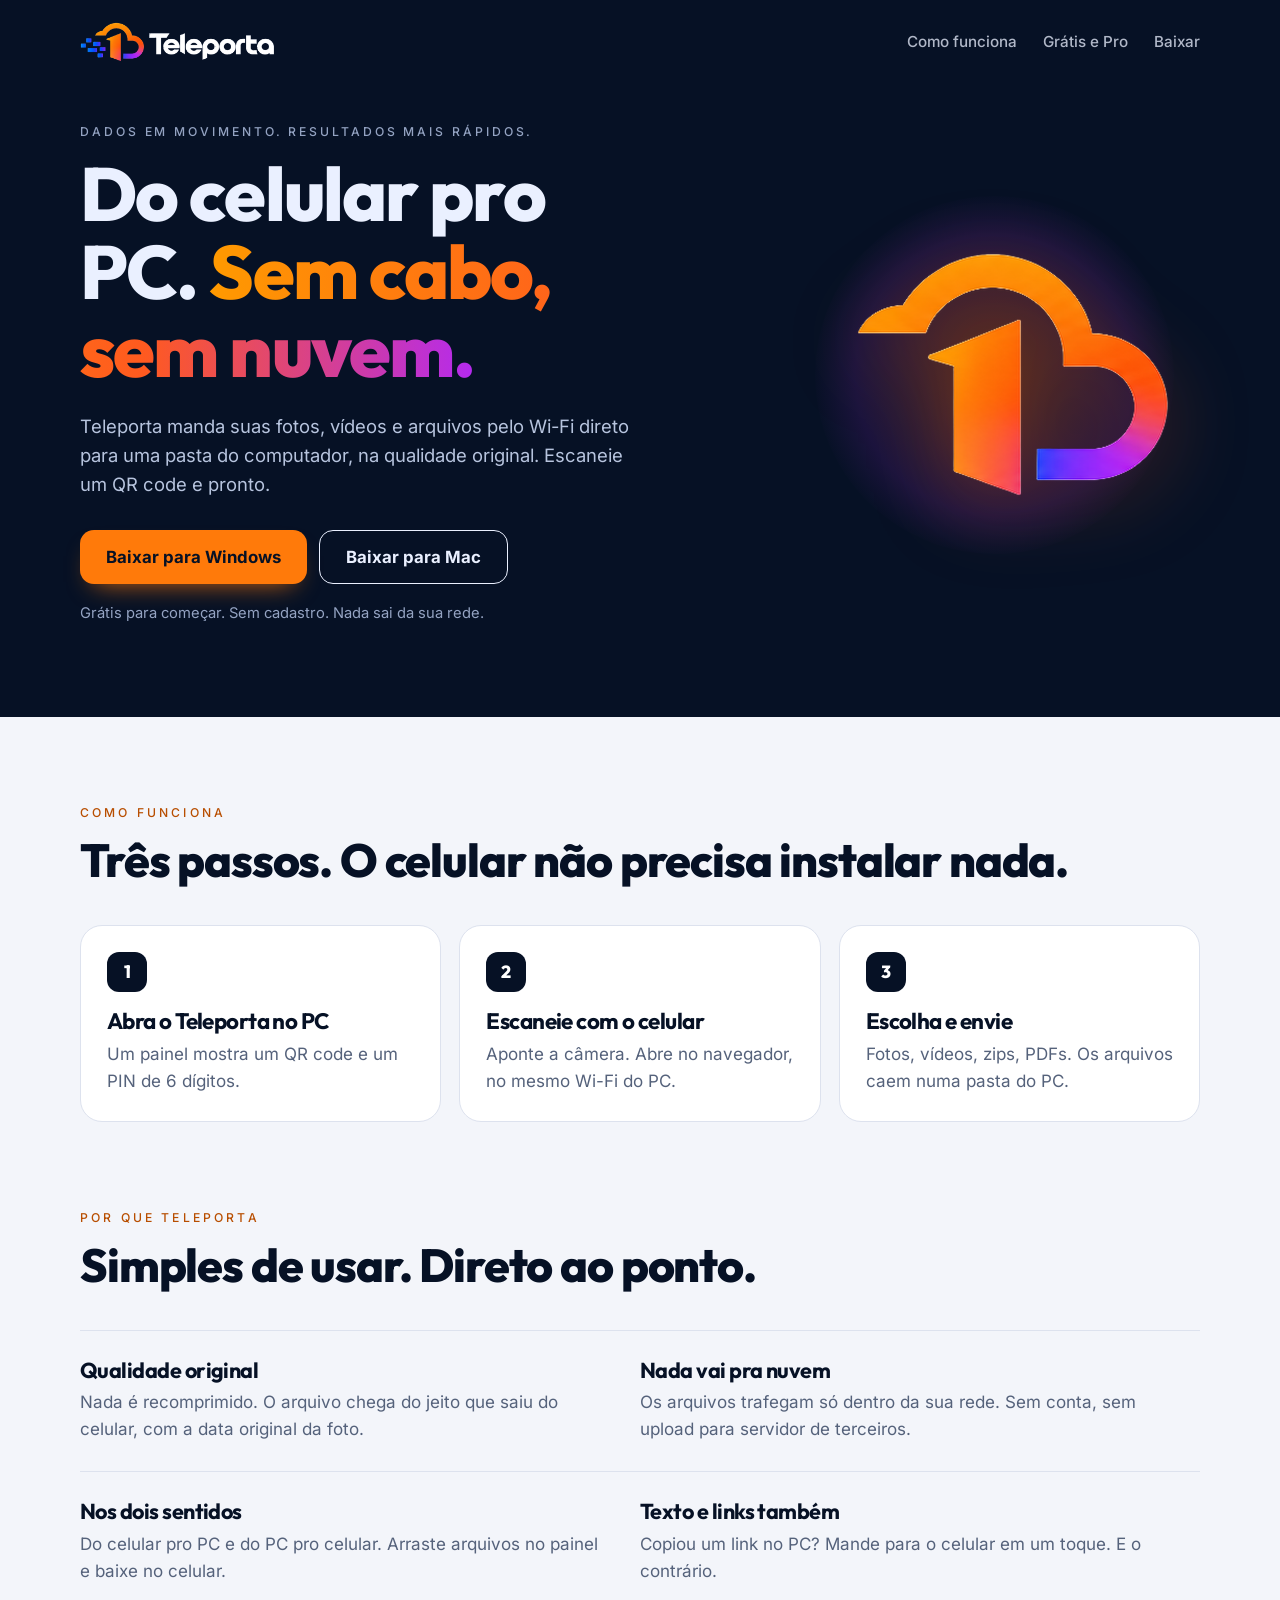
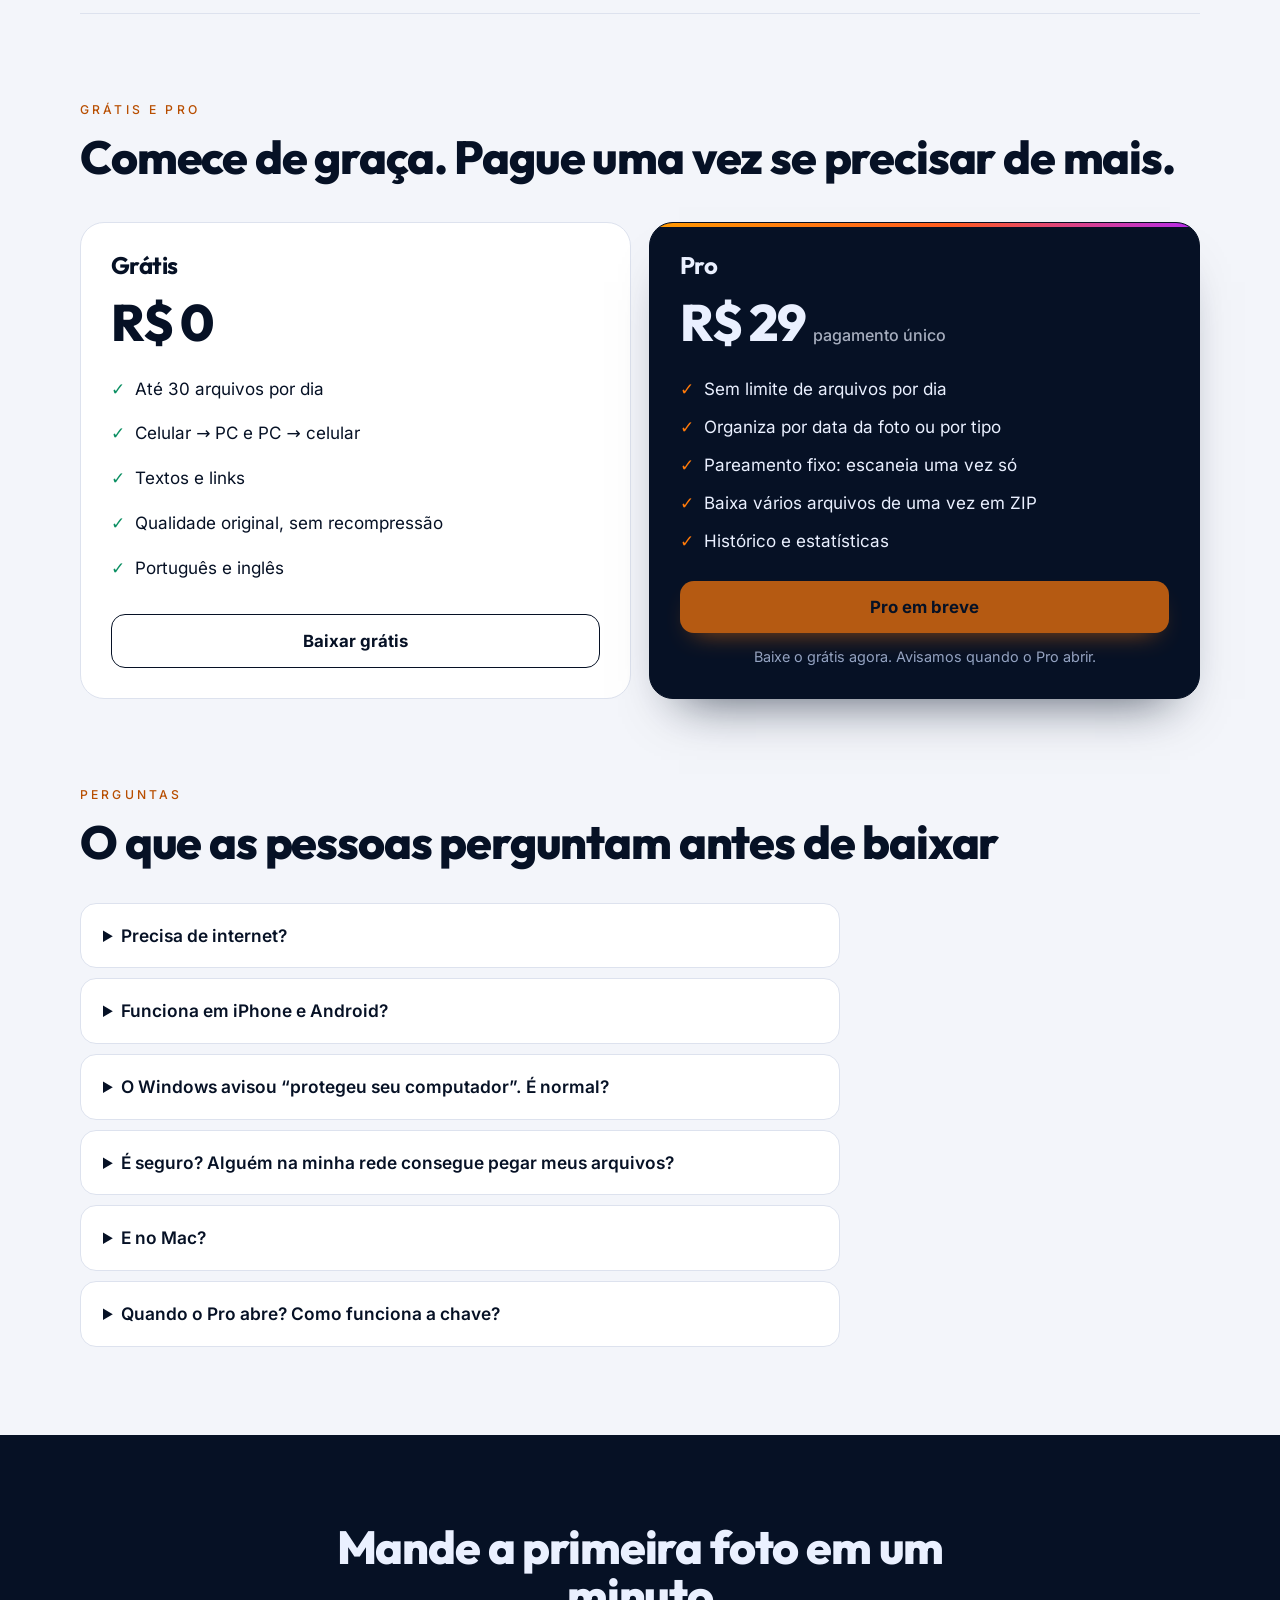
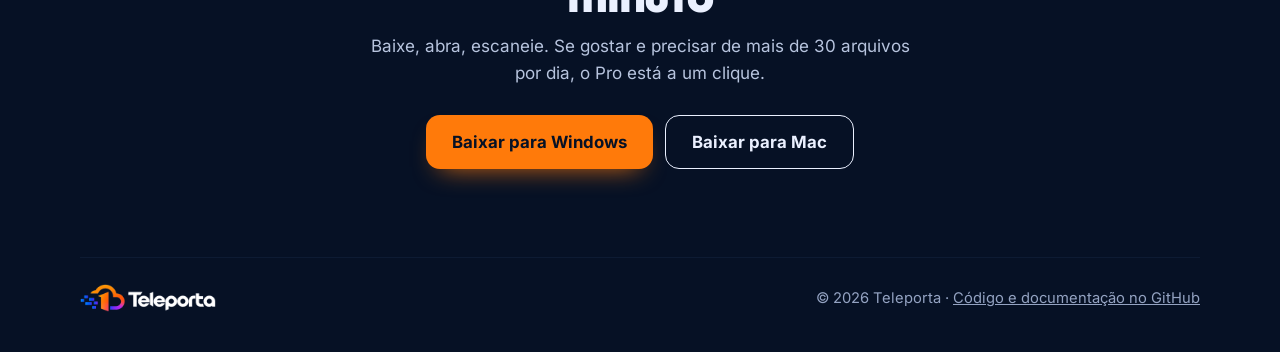
<file: site/index.html>
<!doctype html>
<html lang="pt-BR">
<head>
<meta charset="utf-8">
<meta name="viewport" content="width=device-width, initial-scale=1">
<title>Teleporta — fotos e arquivos do celular pro PC, sem cabo e sem nuvem</title>
<meta name="description" content="Envie fotos, vídeos e arquivos do celular para o PC pelo Wi-Fi, na qualidade original. Escaneie um QR code e pronto. Grátis para começar.">
<meta property="og:type" content="website">
<meta property="og:title" content="Teleporta — do celular pro PC, sem cabo e sem nuvem">
<meta property="og:description" content="Fotos, vídeos e arquivos pelo seu Wi-Fi, na qualidade original. Sem cadastro.">
<meta property="og:image" content="https://teleporta.vercel.app/og.png">
<meta property="og:url" content="https://teleporta.vercel.app/">
<meta name="twitter:card" content="summary_large_image">
<meta name="theme-color" content="#061125">
<link rel="icon" type="image/png" href="icon.png">
<link rel="apple-touch-icon" href="apple-touch-icon.png">
<link rel="preload" href="fonts/outfit.woff2" as="font" type="font/woff2" crossorigin>
<link rel="preload" href="fonts/inter.woff2" as="font" type="font/woff2" crossorigin>
<style>
  @font-face { font-family: "Outfit"; font-weight: 100 900; font-display: swap; src: url(fonts/outfit.woff2) format("woff2"); }
  @font-face { font-family: "Inter"; font-weight: 100 900; font-display: swap; src: url(fonts/inter.woff2) format("woff2"); }
  :root {
    --navy: #061125; --navy2: #0D1B33; --sky: #F3F5FA; --white: #fff; --line: #DDE2EE;
    --ink: #061125; --mut: #55627B; --orange: #FF7A0A; --orange-text: #B84E00;
    --blue: #0063FD; --violet: #B42AEF; --ok: #0B8F62;
    --brand: linear-gradient(90deg, #FF9A00, #FF5A1F 55%, #B42AEF);
    --display: "Outfit", "Segoe UI Variable Display", system-ui, sans-serif;
    --body: "Inter", "Segoe UI", system-ui, sans-serif;
  }
  * { box-sizing: border-box; }
  html { scroll-behavior: smooth; }
  body { margin: 0; font: 400 1.0625rem/1.6 var(--body); color: var(--ink); background: var(--sky); -webkit-text-size-adjust: 100%; }
  img, svg { max-width: 100%; }
  a { color: inherit; }
  :focus-visible { outline: 3px solid var(--orange); outline-offset: 3px; }
  .wrap { width: min(1120px, 100% - 40px); margin-inline: auto; }
  h1, h2, h3 { font-family: var(--display); letter-spacing: -.025em; line-height: 1.04; margin: 0; }
  h2 { font-size: clamp(1.9rem, 4.5vw, 2.9rem); font-weight: 800; }
  .eyebrow { font: 500 .76rem var(--body); letter-spacing: .26em; text-transform: uppercase; color: var(--orange-text); margin: 0 0 16px; }

  .btn { display: inline-flex; align-items: center; justify-content: center; gap: 10px; background: var(--orange); color: var(--navy); font: 700 1.05rem var(--body); padding: 16px 26px; border-radius: 14px; text-decoration: none; border: 0; cursor: pointer; transition: transform .15s; box-shadow: 0 12px 26px -14px rgba(255, 122, 10, .9); }
  .btn:hover { transform: translateY(-2px); }
  .btn.ghost { background: transparent; color: inherit; border: 1.5px solid currentColor; box-shadow: none; }

  /* ---- hero ---- */
  .hero { background: var(--navy); color: #EAF0FF; overflow: hidden; }
  nav.top { display: flex; align-items: center; justify-content: space-between; padding: 22px 0; }
  nav.top .brand img { height: 40px; width: auto; display: block; }
  nav.top .links { display: flex; gap: 26px; font-weight: 500; font-size: .95rem; }
  nav.top .links a { text-decoration: none; opacity: .75; }
  nav.top .links a:hover { opacity: 1; }
  @media (max-width: 640px) { nav.top .links a:not(.keep) { display: none; } nav.top .brand img { height: 34px; } }
  .hero-grid { display: grid; grid-template-columns: 1.05fr .95fr; gap: 40px; align-items: center; padding: 40px 0 92px; }
  @media (max-width: 860px) { .hero-grid { grid-template-columns: 1fr; padding-bottom: 60px; } }
  .hero .eyebrow { color: #94A3C2; letter-spacing: .24em; }
  .hero h1 { font-size: clamp(2.6rem, 6.4vw, 4.7rem); font-weight: 800; }
  .hero h1 em { font-style: normal; background: var(--brand); -webkit-background-clip: text; background-clip: text; color: transparent; }
  .hero p.lead { font-size: 1.15rem; color: #B7C4DE; max-width: 34em; margin: 22px 0 30px; }
  .cta-row { display: flex; gap: 12px; flex-wrap: wrap; }
  .hero .btn.ghost { color: #EAF0FF; }
  .micro { margin: 18px 0 0; font-size: .92rem; color: #94A3C2; }

  /* a assinatura: dados atravessando a porta */
  .stage { --w: min(460px, 86vw); --travel: calc(var(--w) * .40); position: relative; width: var(--w); aspect-ratio: 1.08; margin-inline: auto; }
  .stage .glow { position: absolute; inset: 8% 0 8% 22%; border-radius: 50%; background: radial-gradient(circle, rgba(255, 106, 0, .26), rgba(180, 42, 239, .12) 55%, transparent 72%); animation: breathe 4s ease-in-out infinite; }
  .stage .door { position: absolute; right: 0; top: 50%; width: 70%; height: auto; transform: translateY(-50%); filter: drop-shadow(0 18px 40px rgba(255, 90, 31, .28)); }
  .px { position: absolute; left: 1%; top: var(--y); width: var(--s); aspect-ratio: 1.6; border-radius: 3px; background: linear-gradient(135deg, #0063FD, #6A4BFF); opacity: 0; animation: stream 4.8s cubic-bezier(.45, 0, .6, 1) infinite; animation-delay: var(--t); box-shadow: 0 0 14px rgba(0, 99, 253, .55); }
  @keyframes stream {
    0% { opacity: 0; transform: translateX(0) scale(1); }
    14% { opacity: 1; }
    78% { opacity: 1; transform: translateX(var(--travel)) scale(1); }
    100% { opacity: 0; transform: translateX(calc(var(--travel) * 1.1)) scale(.3); }
  }
  @keyframes breathe { 50% { opacity: .55; transform: scale(.94); } }
  @media (prefers-reduced-motion: reduce) {
    .stage .glow, .btn { animation: none; transition: none; }
    .px { animation: none; opacity: 1; transform: translateX(calc(var(--travel) * var(--r))); }
  }

  /* ---- seções ---- */
  section { padding: 88px 0; }
  .steps { display: grid; grid-template-columns: repeat(3, 1fr); gap: 18px; margin-top: 40px; counter-reset: s; }
  @media (max-width: 760px) { .steps { grid-template-columns: 1fr; } }
  .step { background: var(--white); border: 1px solid var(--line); border-radius: 22px; padding: 26px; counter-increment: s; }
  .step::before { content: counter(s); display: grid; place-items: center; width: 40px; height: 40px; border-radius: 12px; background: var(--navy); color: #fff; font: 800 1.1rem var(--display); margin-bottom: 18px; }
  .step h3 { font-size: 1.4rem; font-weight: 700; margin-bottom: 8px; }
  .step p { margin: 0; color: var(--mut); }
  .facts { display: grid; grid-template-columns: repeat(2, 1fr); margin-top: 40px; border-top: 1px solid var(--line); }
  @media (max-width: 760px) { .facts { grid-template-columns: 1fr; } }
  .fact { padding: 28px 28px 28px 0; border-bottom: 1px solid var(--line); }
  .fact h3 { font-size: 1.35rem; font-weight: 700; margin-bottom: 8px; }
  .fact p { margin: 0; color: var(--mut); max-width: 32em; }

  .plans { display: grid; grid-template-columns: 1fr 1fr; gap: 18px; margin-top: 40px; }
  @media (max-width: 760px) { .plans { grid-template-columns: 1fr; } }
  .plan { background: var(--white); border: 1px solid var(--line); border-radius: 24px; padding: 30px; display: flex; flex-direction: column; }
  .plan.pro { background: var(--navy); color: #EAF0FF; border-color: var(--navy); box-shadow: 0 30px 50px -30px rgba(6, 17, 37, .7); position: relative; overflow: hidden; }
  .plan.pro::after { content: ""; position: absolute; left: 0; right: 0; top: 0; height: 4px; background: var(--brand); }
  .plan h3 { font-size: 1.5rem; font-weight: 700; }
  .price { font: 800 3.2rem var(--display); letter-spacing: -.03em; margin: 12px 0 2px; }
  .price small { font: 500 1rem var(--body); letter-spacing: 0; opacity: .7; }
  .plan ul { list-style: none; padding: 0; margin: 20px 0 26px; display: grid; gap: 11px; flex: 1; }
  .plan li { display: flex; gap: 10px; }
  .plan li::before { content: "✓"; font-weight: 800; color: var(--ok); }
  .plan.pro li::before { color: var(--orange); }
  .plan .btn { width: 100%; }
  .plan .note { margin: 12px 0 0; font-size: .9rem; color: var(--mut); text-align: center; }
  .plan.pro .note { color: #94A3C2; }

  details { background: var(--white); border: 1px solid var(--line); border-radius: 16px; padding: 18px 22px; }
  details + details { margin-top: 10px; }
  summary { cursor: pointer; font-weight: 600; font-size: 1.08rem; }
  details p { margin: 12px 0 0; color: var(--mut); }
  .faq { max-width: 760px; margin-top: 36px; }

  .final { background: var(--navy); color: #EAF0FF; text-align: center; }
  .final h2 { max-width: 14em; margin: 0 auto 14px; }
  .final p { color: #B7C4DE; margin: 0 auto 28px; max-width: 32em; }
  .final .cta-row { justify-content: center; }
  footer { background: var(--navy); color: #94A3C2; padding: 0 0 40px; font-size: .92rem; }
  footer .wrap { display: flex; justify-content: space-between; align-items: center; gap: 16px; flex-wrap: wrap; border-top: 1px solid var(--navy2); padding-top: 26px; }
  footer img { height: 28px; width: auto; display: block; }
</style>
</head>
<body>

<header class="hero">
  <div class="wrap">
    <nav class="top">
      <a class="brand" href="#" aria-label="Teleporta"><img src="logo-branca.png" alt="Teleporta"></a>
      <div class="links"><a href="#como">Como funciona</a><a href="#planos">Grátis e Pro</a><a class="keep" href="#baixar">Baixar</a></div>
    </nav>
    <div class="hero-grid">
      <div>
        <p class="eyebrow">Dados em movimento. Resultados mais rápidos.</p>
        <h1>Do celular pro PC. <em>Sem cabo, sem nuvem.</em></h1>
        <p class="lead">Teleporta manda suas fotos, vídeos e arquivos pelo Wi-Fi direto para uma pasta do computador, na qualidade original. Escaneie um QR code e pronto.</p>
        <div class="cta-row">
          <a class="btn" href="https://github.com/Gabuim12/teleporta/releases/download/v0.1.0-beta/Teleporta-Windows.zip">Baixar para Windows</a>
          <a class="btn ghost" href="https://github.com/Gabuim12/teleporta/releases/download/v0.1.0-beta/Teleporta-Mac.zip">Baixar para Mac</a>
        </div>
        <p class="micro">Grátis para começar. Sem cadastro. Nada sai da sua rede.</p>
      </div>
      <div class="stage" aria-hidden="true">
        <div class="glow"></div>
        <img class="door" src="porta.png" alt="" width="640" height="505">
        <i class="px" style="--r:.12;--y:34%;--s:22px;--t:0s"></i>
        <i class="px" style="--r:.34;--y:42%;--s:34px;--t:.55s"></i>
        <i class="px" style="--r:.22;--y:49%;--s:18px;--t:1.1s"></i>
        <i class="px" style="--r:.44;--y:56%;--s:28px;--t:1.65s"></i>
        <i class="px" style="--r:.18;--y:63%;--s:20px;--t:2.2s"></i>
        <i class="px" style="--r:.5;--y:38%;--s:16px;--t:2.75s"></i>
        <i class="px" style="--r:.28;--y:52%;--s:30px;--t:3.3s"></i>
        <i class="px" style="--r:.38;--y:60%;--s:16px;--t:3.85s"></i>
      </div>
    </div>
  </div>
</header>

<main>
  <section id="como">
    <div class="wrap">
      <p class="eyebrow">Como funciona</p>
      <h2>Três passos. O celular não precisa instalar nada.</h2>
      <div class="steps">
        <div class="step"><h3>Abra o Teleporta no PC</h3><p>Um painel mostra um QR code e um PIN de 6 dígitos.</p></div>
        <div class="step"><h3>Escaneie com o celular</h3><p>Aponte a câmera. Abre no navegador, no mesmo Wi-Fi do PC.</p></div>
        <div class="step"><h3>Escolha e envie</h3><p>Fotos, vídeos, zips, PDFs. Os arquivos caem numa pasta do PC.</p></div>
      </div>
    </div>
  </section>

  <section style="padding-top:0">
    <div class="wrap">
      <p class="eyebrow">Por que Teleporta</p>
      <h2>Simples de usar. Direto ao ponto.</h2>
      <div class="facts">
        <div class="fact"><h3>Qualidade original</h3><p>Nada é recomprimido. O arquivo chega do jeito que saiu do celular, com a data original da foto.</p></div>
        <div class="fact"><h3>Nada vai pra nuvem</h3><p>Os arquivos trafegam só dentro da sua rede. Sem conta, sem upload para servidor de terceiros.</p></div>
        <div class="fact"><h3>Nos dois sentidos</h3><p>Do celular pro PC e do PC pro celular. Arraste arquivos no painel e baixe no celular.</p></div>
        <div class="fact"><h3>Texto e links também</h3><p>Copiou um link no PC? Mande para o celular em um toque. E o contrário.</p></div>
      </div>
    </div>
  </section>

  <section id="planos" style="padding-top:0">
    <div class="wrap">
      <p class="eyebrow">Grátis e Pro</p>
      <h2>Comece de graça. Pague uma vez se precisar de mais.</h2>
      <div class="plans">
        <div class="plan">
          <h3>Grátis</h3>
          <div class="price">R$ 0</div>
          <ul>
            <li>Até 30 arquivos por dia</li>
            <li>Celular → PC e PC → celular</li>
            <li>Textos e links</li>
            <li>Qualidade original, sem recompressão</li>
            <li>Português e inglês</li>
          </ul>
          <a class="btn ghost" href="#baixar" style="color:var(--ink)">Baixar grátis</a>
        </div>
        <div class="plan pro">
          <h3>Pro</h3>
          <div class="price">R$ 29 <small>pagamento único</small></div>
          <ul>
            <li>Sem limite de arquivos por dia</li>
            <li>Organiza por data da foto ou por tipo</li>
            <li>Pareamento fixo: escaneia uma vez só</li>
            <li>Baixa vários arquivos de uma vez em ZIP</li>
            <li>Histórico e estatísticas</li>
          </ul>
          <span class="btn" aria-disabled="true" style="opacity:.7;cursor:default">Pro em breve</span>
          <p class="note">Baixe o grátis agora. Avisamos quando o Pro abrir.</p>
        </div>
      </div>
    </div>
  </section>

  <section style="padding-top:0">
    <div class="wrap">
      <p class="eyebrow">Perguntas</p>
      <h2>O que as pessoas perguntam antes de baixar</h2>
      <div class="faq">
        <details><summary>Precisa de internet?</summary><p>Não. Basta o PC e o celular estarem no mesmo Wi-Fi (ou o celular no Wi-Fi do PC). Os arquivos não passam pela internet.</p></details>
        <details><summary>Funciona em iPhone e Android?</summary><p>Sim. O celular só usa o navegador (Safari, Chrome, o que você tiver). No iPhone, o app mostra uma dica para enviar HEIC e vídeos em qualidade original.</p></details>
        <details><summary>O Windows avisou “protegeu seu computador”. É normal?</summary><p>É, porque o programa ainda não tem assinatura digital paga. Clique em “Mais informações” e depois em “Executar assim mesmo”. O Teleporta só abre uma porta na sua rede local e você controla com o PIN.</p></details>
        <details><summary>É seguro? Alguém na minha rede consegue pegar meus arquivos?</summary><p>Só quem tiver o PIN de 6 dígitos que aparece no seu PC. Depois de 5 tentativas erradas, o acesso trava por 1 minuto. Em redes públicas, prefira não usar.</p></details>
        <details><summary>E no Mac?</summary><p>Funciona, mas por enquanto roda via script: o pacote inclui um passo a passo curto. Precisa do Python que vem com as Ferramentas de Linha de Comando da Apple.</p></details>
        <details><summary>Quando o Pro abre? Como funciona a chave?</summary><p>Ainda não tem data. Quando abrir, você paga uma vez, recebe uma chave por e-mail e cola no painel, na aba Plano. Funciona offline.</p></details>
      </div>
    </div>
  </section>

  <section class="final" id="baixar">
    <div class="wrap">
      <h2>Mande a primeira foto em um minuto</h2>
      <p>Baixe, abra, escaneie. Se gostar e precisar de mais de 30 arquivos por dia, o Pro está a um clique.</p>
      <div class="cta-row">
        <a class="btn" href="https://github.com/Gabuim12/teleporta/releases/download/v0.1.0-beta/Teleporta-Windows.zip">Baixar para Windows</a>
        <a class="btn ghost" href="https://github.com/Gabuim12/teleporta/releases/download/v0.1.0-beta/Teleporta-Mac.zip" style="color:#EAF0FF">Baixar para Mac</a>
      </div>
    </div>
  </section>
</main>

<footer>
  <div class="wrap">
    <img src="logo-branca.png" alt="Teleporta">
    <span>© 2026 Teleporta · <a href="https://github.com/Gabuim12/teleporta">Código e documentação no GitHub</a></span>
  </div>
</footer>
</body>
</html>
</file>
